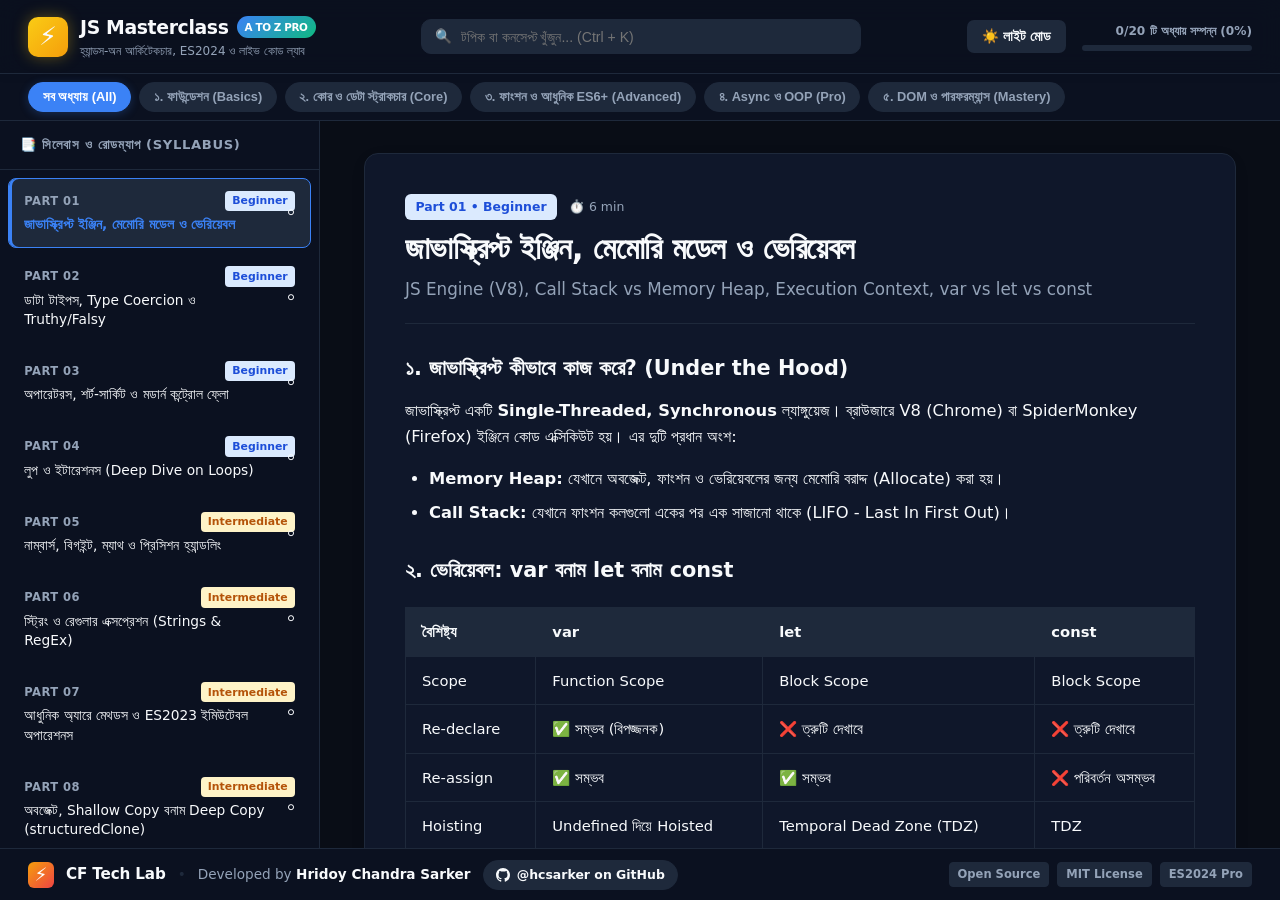
<file: index.html>
<!DOCTYPE html>
<html lang="bn" data-theme="dark">
<head>
    <meta charset="UTF-8">
    <meta name="viewport" content="width=device-width, initial-scale=1.0">
    <title>JS Masterclass • শূন্য থেকে অ্যাডভান্সড জাভাস্ক্রিপ্ট আর্কিটেকচার ও প্লেগ্রাউন্ড</title>
    <link rel="icon" href="data:,">
    <link rel="stylesheet" href="style.css">
</head>
<body>
    <!-- Top Navigation Bar -->
    <header class="app-header">
        <div class="header-left">
            <button type="button" class="btn-menu-toggle" id="btn-menu-toggle" aria-label="Toggle Syllabus">☰</button>
            <div class="header-brand">
                <span class="logo-icon">⚡</span>
                <div>
                    <h1 class="logo-title">JS Masterclass <span class="version-tag">A to Z Pro</span></h1>
                    <p class="logo-tagline">হ্যান্ডস-অন আর্কিটেকচার, ES2024 ও লাইভ কোড ল্যাব</p>
                </div>
            </div>
        </div>

        <div class="header-search">
            <span class="search-icon">🔍</span>
            <input type="text" id="search-input" placeholder="টপিক বা কনসেপ্ট খুঁজুন... (Ctrl + K)" />
        </div>

        <div class="header-right">
            <button type="button" id="btn-theme-toggle" class="btn btn-theme">☀️ লাইট মোড</button>
            <div class="header-progress">
                <div class="progress-info">
                    <span id="progress-text">০/২০ টি অধ্যায় সম্পন্ন (০%)</span>
                </div>
                <div class="progress-bar-track">
                    <div class="progress-bar-fill" id="progress-bar-fill"></div>
                </div>
            </div>
        </div>
    </header>

    <!-- Category Filter Bar (Pills) -->
    <nav class="category-bar">
        <div class="category-pills" id="category-pills">
            <!-- Dynamically populated category pills -->
        </div>
    </nav>

    <!-- Main Workspace Layout -->
    <div class="app-body">
        <!-- Sidebar Drawer Navigation -->
        <aside class="app-sidebar">
            <div class="sidebar-header">
                <h3>📑 সিলেবাস ও রোডম্যাপ (Syllabus)</h3>
            </div>
            <ul class="sidebar-nav" id="sidebar-nav">
                <!-- Dynamically rendered topics -->
            </ul>
        </aside>

        <!-- Main Content Area -->
        <main class="app-content">
            <article class="topic-card">
                <!-- Topic Meta Info -->
                <div class="topic-header">
                    <div class="topic-meta">
                        <span class="badge" id="chapter-badge">Part 01 • Beginner</span>
                        <span class="read-time" id="chapter-readtime">⏱️ 6 min read</span>
                    </div>
                    <h2 class="topic-title" id="chapter-title">লোড হচ্ছে...</h2>
                    <p class="topic-summary" id="chapter-summary"></p>
                </div>

                <!-- Theory Explanation -->
                <div class="topic-content" id="chapter-content">
                    <!-- Theory and diagrams -->
                </div>

                <!-- Pro Tips Callout -->
                <div class="tips-box" id="chapter-tips">
                    <!-- Tips rendered here -->
                </div>

                <!-- Interactive Quiz Knowledge Check -->
                <div id="quiz-container">
                    <!-- Quiz rendered here if available -->
                </div>

                <!-- Creative Split Playground Section -->
                <section class="playground-section">
                    <div class="playground-header">
                        <div class="playground-title">
                            <span>💻 লাইভ কোড ল্যাবরেটরি (Interactive Sandbox)</span>
                            <small>সরাসরি কোড এডিট করুন এবং ডানপাশের কনসোলে রিয়েল-টাইম আউটপুট দেখুন</small>
                        </div>
                        <div class="playground-actions">
                            <button type="button" id="btn-copy-code" class="btn btn-secondary">📋 কপি</button>
                            <button type="button" id="btn-reset-code" class="btn btn-secondary">🔄 রিসেট</button>
                            <button type="button" id="btn-run-code" class="btn btn-run">▶ কোড রান করুন <span class="kbd">Ctrl+Enter</span></button>
                        </div>
                    </div>

                    <!-- Dual-Pane Grid: Editor & Terminal -->
                    <div class="split-playground">
                        <div class="editor-pane">
                            <div class="pane-bar">
                                <span>📄 sandbox.js</span>
                                <span class="editor-badge">ES2024 Live</span>
                            </div>
                            <textarea id="code-editor" spellcheck="false" placeholder="// Write or edit your JS code here..."></textarea>
                        </div>

                        <div class="terminal-pane">
                            <div class="terminal-bar">
                                <div class="terminal-dots">
                                    <span class="dot red"></span>
                                    <span class="dot yellow"></span>
                                    <span class="dot green"></span>
                                    <span class="terminal-title">Output Console</span>
                                </div>
                                <button type="button" id="btn-clear-output" class="btn-clear">ক্লিয়ার</button>
                            </div>
                            <div class="terminal-output" id="terminal-output">
                                <span class="terminal-hint">// "▶ কোড রান করুন" বাটনে ক্লিক করুন...</span>
                            </div>
                        </div>
                    </div>
                </section>

                <!-- Topic Navigation Footer -->
                <footer class="topic-footer">
                    <button type="button" id="btn-prev-topic" class="btn btn-outline">⬅ পূর্ববর্তী অধ্যায়</button>
                    <button type="button" id="btn-toggle-complete" class="btn btn-complete">⚪ সম্পন্ন হিসেবে মার্ক করুন</button>
                    <button type="button" id="btn-next-topic" class="btn btn-outline">পরবর্তী অধ্যায় ➡️</button>
                </footer>
            </article>
        </main>
    </div>

    <!-- Global Clean Site Footer (Fixed at the bottom) -->
    <footer class="site-footer">
        <div class="footer-container">
            <div class="footer-brand-side">
                <span class="footer-logo">⚡</span>
                <span class="footer-company">CF Tech Lab</span>
                <span class="footer-divider">•</span>
                <span class="footer-credit">Developed by <strong>Hridoy Chandra Sarker</strong></span>
                <a href="https://github.com/hcsarker" target="_blank" rel="noopener noreferrer" class="github-profile-pill">
                    <svg class="gh-icon" viewBox="0 0 16 16" width="14" height="14" fill="currentColor">
                        <path d="M8 0C3.58 0 0 3.58 0 8c0 3.54 2.29 6.53 5.47 7.59.4.07.55-.17.55-.38 0-.19-.01-.82-.01-1.49-2.01.37-2.53-.49-2.69-.94-.09-.23-.48-.94-.82-1.13-.28-.15-.68-.52-.01-.53.63-.01 1.08.58 1.23.82.72 1.21 1.87.87 2.33.66.07-.52.28-.87.51-1.07-1.78-.2-3.64-.89-3.64-3.95 0-.87.31-1.59.82-2.15-.08-.2-.36-1.02.08-2.12 0 0 .67-.21 2.2.82.64-.18 1.32-.27 2-.27.68 0 1.36.09 2 .27 1.53-1.04 2.2-.82 2.2-.82.44 1.1.16 1.92.08 2.12.51.56.82 1.27.82 2.15 0 3.07-1.87 3.75-3.65 3.95.29.25.54.73.54 1.48 0 1.07-.01 1.93-.01 2.2 0 .21.15.46.55.38A8.013 8.013 0 0016 8c0-4.42-3.58-8-8-8z"></path>
                    </svg>
                    <span>@hcsarker on GitHub</span>
                </a>
            </div>
            <div class="footer-badges-side">
                <span class="f-badge">Open Source</span>
                <span class="f-badge">MIT License</span>
                <span class="f-badge">ES2024 Pro</span>
            </div>
        </div>
    </footer>

    <!-- Interactive Application Engine -->
    <script src="app.js" type="module"></script>
</body>
</html>
</file>
<file: style.css>
/**
 * ==============================================================================
 * 🎨 JS MASTERCLASS: ULTRA-CREATIVE & SMART DEVELOPER THEME (style.css)
 * ==============================================================================
 */

/* ------------------------------------------------------------------------------
   COLOR SYSTEM & CSS VARIABLES
   ------------------------------------------------------------------------------ */
:root {
  --primary: #3b82f6;
  --primary-hover: #2563eb;
  --primary-glow: rgba(59, 130, 246, 0.25);
  --accent: #10b981;
  --accent-glow: rgba(16, 185, 129, 0.2);
  --warning: #f59e0b;
  --danger: #ef4444;

  --bg-page: #f8fafc;
  --bg-card: #ffffff;
  --bg-sidebar: #ffffff;
  --bg-header: rgba(255, 255, 255, 0.92);
  --bg-subtle: #f1f5f9;
  --border-color: #e2e8f0;

  --text-main: #0f172a;
  --text-muted: #64748b;
  --text-light: #94a3b8;

  --editor-bg: #0d1117;
  --editor-text: #e6edf3;
  --term-bg: #090d13;
  --term-bar: #161b22;
  --term-text: #c9d1d9;
  --term-border: #30363d;

  --font-sans: system-ui, -apple-system, BlinkMacSystemFont, 'Segoe UI', Roboto, Helvetica, Arial, sans-serif;
  --font-mono: 'Fira Code', 'Cascadia Code', Consolas, Monaco, monospace;
}

[data-theme="dark"] {
  --bg-page: #090d16;
  --bg-card: #0f172a;
  --bg-sidebar: #0b1120;
  --bg-header: rgba(11, 17, 32, 0.92);
  --bg-subtle: #1e293b;
  --border-color: #1e293b;

  --text-main: #f8fafc;
  --text-muted: #94a3b8;
  --text-light: #64748b;

  --editor-bg: #030712;
  --editor-text: #f3f4f6;
  --term-bg: #020617;
  --term-bar: #0f172a;
  --term-text: #e2e8f0;
  --term-border: #1e293b;
}

* {
  box-sizing: border-box;
  margin: 0;
  padding: 0;
}

html, body {
  height: 100%;
  overflow: hidden;
}

body {
  font-family: var(--font-sans);
  background-color: var(--bg-page);
  color: var(--text-main);
  line-height: 1.6;
  height: 100vh;
  display: flex;
  flex-direction: column;
  transition: background-color 0.25s ease, color 0.25s ease;
}

/* ------------------------------------------------------------------------------
   TOP HEADER
   ------------------------------------------------------------------------------ */
.app-header {
  flex-shrink: 0;
  width: 100%;
  z-index: 100;
  background-color: var(--bg-header);
  backdrop-filter: blur(12px);
  border-bottom: 1px solid var(--border-color);
  padding: 0.75rem 1.75rem;
  display: flex;
  align-items: center;
  justify-content: space-between;
  gap: 1.25rem;
  box-shadow: 0 2px 10px rgba(0, 0, 0, 0.05);
}

.header-left {
  display: flex;
  align-items: center;
  gap: 0.85rem;
}

.btn-menu-toggle {
  display: none;
  background: var(--bg-subtle);
  border: 1px solid var(--border-color);
  color: var(--text-main);
  font-size: 1.25rem;
  padding: 0.4rem 0.7rem;
  border-radius: 8px;
  cursor: pointer;
}

.header-brand {
  display: flex;
  align-items: center;
  gap: 0.75rem;
}

.logo-icon {
  font-size: 1.6rem;
  background: linear-gradient(135deg, #facc15, #f59e0b);
  border-radius: 10px;
  width: 40px;
  height: 40px;
  display: flex;
  align-items: center;
  justify-content: center;
  box-shadow: 0 0 15px rgba(250, 204, 21, 0.35);
}

.logo-title {
  font-size: 1.18rem;
  font-weight: 800;
  letter-spacing: -0.02em;
  display: flex;
  align-items: center;
  gap: 0.5rem;
}

.version-tag {
  font-size: 0.65rem;
  font-weight: 700;
  background: linear-gradient(135deg, var(--primary), var(--accent));
  color: #ffffff;
  padding: 0.15rem 0.5rem;
  border-radius: 999px;
  text-transform: uppercase;
}

.logo-tagline {
  font-size: 0.75rem;
  color: var(--text-muted);
}

.header-search {
  flex: 1;
  max-width: 440px;
  position: relative;
}

.search-icon {
  position: absolute;
  left: 0.85rem;
  top: 50%;
  transform: translateY(-50%);
  font-size: 0.85rem;
  color: var(--text-muted);
}

.header-search input {
  width: 100%;
  padding: 0.55rem 1rem 0.55rem 2.4rem;
  background-color: var(--bg-subtle);
  border: 1px solid var(--border-color);
  border-radius: 10px;
  color: var(--text-main);
  font-size: 0.88rem;
  outline: none;
  transition: all 0.2s;
}

.header-search input:focus {
  border-color: var(--primary);
  box-shadow: 0 0 0 3px var(--primary-glow);
  background-color: var(--bg-card);
}

.header-right {
  display: flex;
  align-items: center;
  gap: 1rem;
}

.btn-theme {
  background-color: var(--bg-subtle);
  border: 1px solid var(--border-color);
  color: var(--text-main);
  padding: 0.45rem 0.85rem;
  border-radius: 8px;
  font-size: 0.82rem;
  font-weight: 600;
  cursor: pointer;
  transition: all 0.2s;
}

.btn-theme:hover {
  background-color: var(--border-color);
}

.header-progress {
  min-width: 170px;
}

.progress-info {
  font-size: 0.76rem;
  font-weight: 600;
  color: var(--text-muted);
  margin-bottom: 0.25rem;
  text-align: right;
}

.progress-bar-track {
  width: 100%;
  height: 6px;
  background-color: var(--border-color);
  border-radius: 999px;
  overflow: hidden;
}

.progress-bar-fill {
  width: 0%;
  height: 100%;
  background: linear-gradient(90deg, #3b82f6, #10b981);
  box-shadow: 0 0 10px var(--accent-glow);
  transition: width 0.35s ease;
}

/* ------------------------------------------------------------------------------
   CATEGORY FILTER PILLS BAR
   ------------------------------------------------------------------------------ */
.category-bar {
  flex-shrink: 0;
  width: 100%;
  background-color: var(--bg-sidebar);
  border-bottom: 1px solid var(--border-color);
  padding: 0.5rem 1.75rem;
  overflow-x: auto;
}

.category-pills {
  display: flex;
  gap: 0.5rem;
  width: 100%;
}

.pill-btn {
  background: var(--bg-subtle);
  border: 1px solid var(--border-color);
  color: var(--text-muted);
  padding: 0.35rem 0.85rem;
  border-radius: 999px;
  font-size: 0.8rem;
  font-weight: 600;
  cursor: pointer;
  white-space: nowrap;
  transition: all 0.2s;
}

.pill-btn:hover {
  color: var(--text-main);
  border-color: var(--primary);
}

.pill-btn.active {
  background: var(--primary);
  border-color: var(--primary);
  color: #ffffff;
  box-shadow: 0 2px 10px var(--primary-glow);
}

/* ------------------------------------------------------------------------------
   MAIN WORKSPACE LAYOUT (Full Width & Height, Rock-Solid Fixed Sidebar)
   ------------------------------------------------------------------------------ */
.app-body {
  display: flex;
  flex: 1;
  height: calc(100vh - 145px);
  max-width: 100%;
  width: 100%;
  margin: 0;
  overflow: hidden;
}

.app-sidebar {
  width: 320px;
  flex-shrink: 0;
  background-color: var(--bg-sidebar);
  border-right: 1px solid var(--border-color);
  height: 100%;
  overflow-y: auto;
  -webkit-overflow-scrolling: touch;
  position: static;
  display: flex;
  flex-direction: column;
}

.sidebar-header {
  padding: 0.85rem 1.25rem;
  border-bottom: 1px solid var(--border-color);
}

.sidebar-header h3 {
  font-size: 0.82rem;
  font-weight: 700;
  color: var(--text-muted);
  text-transform: uppercase;
  letter-spacing: 0.05em;
}

.sidebar-nav {
  list-style: none;
  padding: 0.5rem;
}

.nav-item {
  padding: 0.75rem 0.95rem;
  border-radius: 8px;
  margin-bottom: 0.35rem;
  cursor: pointer;
  border: 1px solid transparent;
  transition: all 0.2s;
  display: flex;
  flex-direction: column;
  gap: 0.25rem;
  position: relative;
}

.nav-item:hover {
  background-color: var(--bg-subtle);
}

.nav-item.active {
  background-color: var(--bg-subtle);
  border-color: var(--primary);
  box-shadow: inset 3px 0 0 var(--primary);
}

.nav-item.active .nav-title {
  color: var(--primary);
  font-weight: 700;
}

.nav-item-top {
  display: flex;
  align-items: center;
  justify-content: space-between;
}

.nav-chapter {
  font-size: 0.72rem;
  font-weight: 700;
  color: var(--text-muted);
  letter-spacing: 0.04em;
}

.nav-badge {
  font-size: 0.68rem;
  font-weight: 700;
  padding: 0.1rem 0.45rem;
  border-radius: 4px;
}

.nav-badge.beginner { background-color: #dbeafe; color: #1d4ed8; }
.nav-badge.intermediate { background-color: #fef3c7; color: #b45309; }
.nav-badge.advanced { background-color: #fce7f3; color: #be185d; }
.nav-badge.mastery { background-color: #ede9fe; color: #6d28d9; }

.nav-title {
  font-size: 0.86rem;
  color: var(--text-main);
  line-height: 1.4;
  padding-right: 1.5rem;
}

.nav-status-icon {
  position: absolute;
  right: 0.85rem;
  top: 50%;
  transform: translateY(-50%);
  font-size: 0.8rem;
}

.no-results {
  padding: 2rem 1rem;
  text-align: center;
  color: var(--text-muted);
  font-size: 0.9rem;
}

/* ------------------------------------------------------------------------------
   MAIN CONTENT AREA (Independent Smooth Scroll & Edge-to-Edge Full Width)
   ------------------------------------------------------------------------------ */
.app-content {
  flex: 1;
  height: 100%;
  overflow-y: auto;
  overflow-x: hidden;
  -webkit-overflow-scrolling: touch;
  padding: 2rem 2.75rem;
  width: 100%;
  max-width: 100%;
  scroll-behavior: smooth;
}

.topic-card {
  background-color: var(--bg-card);
  border: 1px solid var(--border-color);
  border-radius: 14px;
  padding: 2.5rem;
  width: 100%;
  max-width: 100%;
  box-shadow: 0 4px 20px -2px rgba(0, 0, 0, 0.05);
}

.topic-header {
  margin-bottom: 1.75rem;
  border-bottom: 1px solid var(--border-color);
  padding-bottom: 1.25rem;
}

.topic-meta {
  display: flex;
  align-items: center;
  gap: 0.75rem;
  margin-bottom: 0.5rem;
}

.badge {
  display: inline-block;
  padding: 0.2rem 0.65rem;
  border-radius: 6px;
  font-size: 0.78rem;
  font-weight: 700;
}

.badge.beginner { background-color: #dbeafe; color: #1d4ed8; }
.badge.intermediate { background-color: #fef3c7; color: #b45309; }
.badge.advanced { background-color: #fce7f3; color: #be185d; }
.badge.mastery { background-color: #ede9fe; color: #6d28d9; }

.read-time {
  font-size: 0.78rem;
  color: var(--text-muted);
}

.topic-title {
  font-size: 1.95rem;
  font-weight: 800;
  letter-spacing: -0.02em;
  margin-bottom: 0.5rem;
  line-height: 1.3;
}

.topic-summary {
  color: var(--text-muted);
  font-size: 1.05rem;
}

.topic-content {
  font-size: 1.02rem;
  color: var(--text-main);
  margin-bottom: 1.75rem;
}

.topic-content h3 {
  font-size: 1.3rem;
  font-weight: 700;
  margin: 1.75rem 0 0.75rem 0;
  color: var(--text-main);
}

.topic-content p {
  margin-bottom: 1rem;
}

.topic-content ul, .topic-content ol {
  margin-left: 1.5rem;
  margin-bottom: 1.25rem;
}

.topic-content li {
  margin-bottom: 0.5rem;
}

.topic-content code {
  background-color: var(--bg-subtle);
  color: var(--primary);
  padding: 0.15rem 0.45rem;
  border-radius: 4px;
  font-family: var(--font-mono);
  font-size: 0.9em;
}

/* Styled HTML Data Table */
.data-table {
  width: 100%;
  border-collapse: collapse;
  margin: 1.25rem 0;
  font-size: 0.92rem;
}

.data-table th, .data-table td {
  padding: 0.75rem 1rem;
  border: 1px solid var(--border-color);
  text-align: left;
}

.data-table th {
  background-color: var(--bg-subtle);
  font-weight: 700;
}

.tips-box {
  background-color: rgba(16, 185, 129, 0.08);
  border-left: 4px solid var(--accent);
  padding: 1rem 1.25rem;
  border-radius: 8px;
  margin-bottom: 2rem;
  color: var(--text-main);
  font-size: 0.95rem;
}

/* ------------------------------------------------------------------------------
   INTERACTIVE QUIZ CARD
   ------------------------------------------------------------------------------ */
.quiz-card {
  background: var(--bg-subtle);
  border: 1px solid var(--border-color);
  border-radius: 12px;
  padding: 1.5rem;
  margin-bottom: 2rem;
}

.quiz-badge {
  display: inline-block;
  font-size: 0.75rem;
  font-weight: 700;
  background: var(--primary-glow);
  color: var(--primary);
  padding: 0.2rem 0.6rem;
  border-radius: 999px;
  margin-bottom: 0.75rem;
}

.quiz-question {
  font-size: 1.1rem;
  font-weight: 700;
  margin-bottom: 1rem;
}

.quiz-options {
  display: flex;
  flex-direction: column;
  gap: 0.5rem;
  margin-bottom: 1rem;
}

.quiz-option-btn {
  text-align: left;
  padding: 0.75rem 1rem;
  background: var(--bg-card);
  border: 1px solid var(--border-color);
  color: var(--text-main);
  border-radius: 8px;
  font-size: 0.92rem;
  cursor: pointer;
  transition: all 0.2s;
}

.quiz-option-btn:hover:not(:disabled) {
  border-color: var(--primary);
  background-color: var(--primary-glow);
}

.quiz-option-btn.correct {
  background-color: rgba(16, 185, 129, 0.15) !important;
  border-color: var(--accent) !important;
  color: var(--accent) !important;
  font-weight: 700;
}

.quiz-option-btn.wrong {
  background-color: rgba(239, 68, 68, 0.15) !important;
  border-color: var(--danger) !important;
  color: var(--danger) !important;
}

.quiz-feedback {
  padding: 0.85rem 1rem;
  border-radius: 8px;
  font-size: 0.9rem;
}

.correct-feedback {
  background: rgba(16, 185, 129, 0.12);
  color: var(--accent);
}

.wrong-feedback {
  background: rgba(239, 68, 68, 0.12);
  color: var(--danger);
}

/* ------------------------------------------------------------------------------
   CREATIVE SPLIT-SCREEN PLAYGROUND
   ------------------------------------------------------------------------------ */
.playground-section {
  background-color: var(--editor-bg);
  border: 1px solid var(--border-color);
  border-radius: 12px;
  overflow: hidden;
  margin-bottom: 2rem;
  box-shadow: 0 10px 30px rgba(0, 0, 0, 0.2);
}

.playground-header {
  background-color: var(--term-bar);
  border-bottom: 1px solid var(--term-border);
  padding: 0.85rem 1.25rem;
  display: flex;
  align-items: center;
  justify-content: space-between;
  flex-wrap: wrap;
  gap: 0.75rem;
}

.playground-title span {
  font-weight: 700;
  font-size: 0.95rem;
  color: #ffffff;
}

.playground-title small {
  display: block;
  color: #94a3b8;
  font-size: 0.78rem;
}

.playground-actions {
  display: flex;
  gap: 0.5rem;
}

.btn {
  padding: 0.5rem 0.95rem;
  border-radius: 7px;
  font-size: 0.85rem;
  font-weight: 600;
  cursor: pointer;
  border: none;
  transition: all 0.2s;
  display: flex;
  align-items: center;
  gap: 0.35rem;
}

.btn-run {
  background: linear-gradient(135deg, #10b981, #059669);
  color: #ffffff;
  box-shadow: 0 0 15px rgba(16, 185, 129, 0.3);
}

.btn-run:hover {
  transform: translateY(-1px);
  box-shadow: 0 0 20px rgba(16, 185, 129, 0.5);
}

.kbd {
  background: rgba(0, 0, 0, 0.25);
  font-size: 0.7rem;
  padding: 0.15rem 0.4rem;
  border-radius: 4px;
  font-family: var(--font-mono);
}

.btn-secondary {
  background-color: #334155;
  color: #f1f5f9;
}

.btn-secondary:hover {
  background-color: #475569;
}

/* Split Pane: Left Editor, Right Terminal */
.split-playground {
  display: grid;
  grid-template-columns: 1fr 1fr;
  min-height: 380px;
}

.editor-pane {
  display: flex;
  flex-direction: column;
  border-right: 1px solid var(--term-border);
}

.pane-bar {
  background: #111827;
  padding: 0.45rem 1rem;
  font-size: 0.78rem;
  color: #94a3b8;
  font-family: var(--font-mono);
  display: flex;
  justify-content: space-between;
  align-items: center;
  border-bottom: 1px solid var(--term-border);
}

.editor-badge {
  background: #1e293b;
  color: var(--accent);
  padding: 0.1rem 0.4rem;
  border-radius: 4px;
}

#code-editor {
  flex: 1;
  width: 100%;
  background-color: var(--editor-bg);
  color: var(--editor-text);
  font-family: var(--font-mono);
  font-size: 0.92rem;
  line-height: 1.55;
  padding: 1rem 1.25rem;
  border: none;
  outline: none;
  resize: none;
  tab-size: 2;
}

.terminal-pane {
  background-color: var(--term-bg);
  display: flex;
  flex-direction: column;
}

.terminal-bar {
  display: flex;
  align-items: center;
  justify-content: space-between;
  padding: 0.45rem 1rem;
  background-color: var(--term-bar);
  border-bottom: 1px solid var(--term-border);
}

.terminal-dots {
  display: flex;
  align-items: center;
  gap: 0.4rem;
}

.dot {
  width: 10px;
  height: 10px;
  border-radius: 50%;
}

.dot.red { background-color: #ef4444; }
.dot.yellow { background-color: #f59e0b; }
.dot.green { background-color: #10b981; }

.terminal-title {
  color: #94a3b8;
  font-size: 0.78rem;
  font-family: var(--font-mono);
  margin-left: 0.5rem;
}

.btn-clear {
  background: transparent;
  border: none;
  color: #94a3b8;
  font-size: 0.76rem;
  cursor: pointer;
  padding: 0.15rem 0.5rem;
  border-radius: 4px;
}

.btn-clear:hover {
  color: #ffffff;
  background-color: #334155;
}

.terminal-output {
  padding: 1rem 1.25rem;
  font-family: var(--font-mono);
  font-size: 0.88rem;
  color: var(--term-text);
  flex: 1;
  overflow-y: auto;
  white-space: pre-wrap;
  word-break: break-word;
}

.terminal-line { margin-bottom: 0.35rem; }
.terminal-hint { color: #64748b; font-style: italic; }
.terminal-log { color: #f8fafc; }
.terminal-warn { color: #f59e0b; }
.terminal-error { color: #f87171; font-weight: 600; }
.terminal-success { color: #34d399; }
.terminal-footer {
  margin-top: 0.75rem;
  padding-top: 0.5rem;
  border-top: 1px dashed var(--term-border);
  color: #34d399;
  font-size: 0.76rem;
}

/* ------------------------------------------------------------------------------
   FOOTER NAVIGATION
   ------------------------------------------------------------------------------ */
.topic-footer {
  display: flex;
  align-items: center;
  justify-content: space-between;
  gap: 1rem;
  border-top: 1px solid var(--border-color);
  padding-top: 1.5rem;
  flex-wrap: wrap;
}

.btn-outline {
  background-color: transparent;
  border: 1px solid var(--border-color);
  color: var(--text-main);
}

.btn-outline:hover:not(:disabled) {
  background-color: var(--bg-subtle);
}

.btn-outline:disabled {
  opacity: 0.4;
  cursor: not-allowed;
}

.btn-complete {
  background-color: var(--bg-subtle);
  border: 1px solid var(--border-color);
  color: var(--text-main);
}

.btn-complete.is-completed {
  background-color: rgba(16, 185, 129, 0.15);
  border-color: var(--accent);
  color: var(--accent);
  font-weight: 700;
}

/* ------------------------------------------------------------------------------
   RESPONSIVE DESIGN (Tablets & Mobile)
   ------------------------------------------------------------------------------ */
@media (max-width: 1024px) {
  .split-playground {
    grid-template-columns: 1fr;
  }
  .editor-pane {
    border-right: none;
    border-bottom: 1px solid var(--term-border);
  }
  #code-editor {
    height: 240px;
  }
  .terminal-output {
    min-height: 160px;
  }
}

@media (max-width: 960px) {
  .btn-menu-toggle {
    display: block;
  }
  .app-sidebar {
    position: fixed;
    left: -340px;
    top: 0;
    bottom: 0;
    height: 100vh;
    z-index: 1000;
    box-shadow: 10px 0 30px rgba(0, 0, 0, 0.4);
    transition: left 0.3s ease;
  }
  .app-sidebar.open {
    left: 0;
  }
  .app-content {
    padding: 1.5rem 1rem;
  }
  .app-header {
    flex-wrap: wrap;
  }
  .header-search {
    order: 3;
    max-width: 100%;
    width: 100%;
  }
}

/* ------------------------------------------------------------------------------
   CLEAN BOTTOM SITE FOOTER (CF Tech Lab & Hridoy Chandra Sarker)
   ------------------------------------------------------------------------------ */
.site-footer {
  flex-shrink: 0;
  width: 100%;
  background-color: var(--bg-sidebar);
  border-top: 1px solid var(--border-color);
  padding: 0.65rem 1.75rem;
  z-index: 50;
}

.footer-container {
  display: flex;
  align-items: center;
  justify-content: space-between;
  flex-wrap: wrap;
  gap: 1rem;
  width: 100%;
}

.footer-brand-side {
  display: flex;
  align-items: center;
  gap: 0.75rem;
  font-size: 0.85rem;
  color: var(--text-muted);
  flex-wrap: wrap;
}

.footer-logo {
  font-size: 1.15rem;
  background: linear-gradient(135deg, #f59e0b, #ef4444);
  width: 26px;
  height: 26px;
  border-radius: 6px;
  display: flex;
  align-items: center;
  justify-content: center;
  color: #ffffff;
}

.footer-company {
  font-size: 0.95rem;
  font-weight: 800;
  color: var(--text-main);
  letter-spacing: -0.01em;
}

.footer-divider {
  color: var(--border-color);
}

.footer-credit {
  color: var(--text-muted);
}

.footer-credit strong {
  color: var(--text-main);
}

.github-profile-pill {
  display: inline-flex;
  align-items: center;
  gap: 0.45rem;
  background-color: var(--bg-subtle);
  border: 1px solid var(--border-color);
  color: var(--text-main) !important;
  padding: 0.25rem 0.75rem;
  border-radius: 999px;
  font-size: 0.78rem;
  font-weight: 600;
  text-decoration: none;
  transition: all 0.2s ease;
}

.github-profile-pill:hover {
  background-color: var(--primary);
  border-color: var(--primary);
  color: #ffffff !important;
  transform: translateY(-1px);
  box-shadow: 0 2px 8px var(--primary-glow);
}

.gh-icon {
  flex-shrink: 0;
}

.footer-badges-side {
  display: flex;
  align-items: center;
  gap: 0.5rem;
}

.f-badge {
  background-color: var(--bg-subtle);
  border: 1px solid var(--border-color);
  color: var(--text-muted);
  font-size: 0.72rem;
  font-weight: 600;
  padding: 0.15rem 0.5rem;
  border-radius: 4px;
}
</file>
